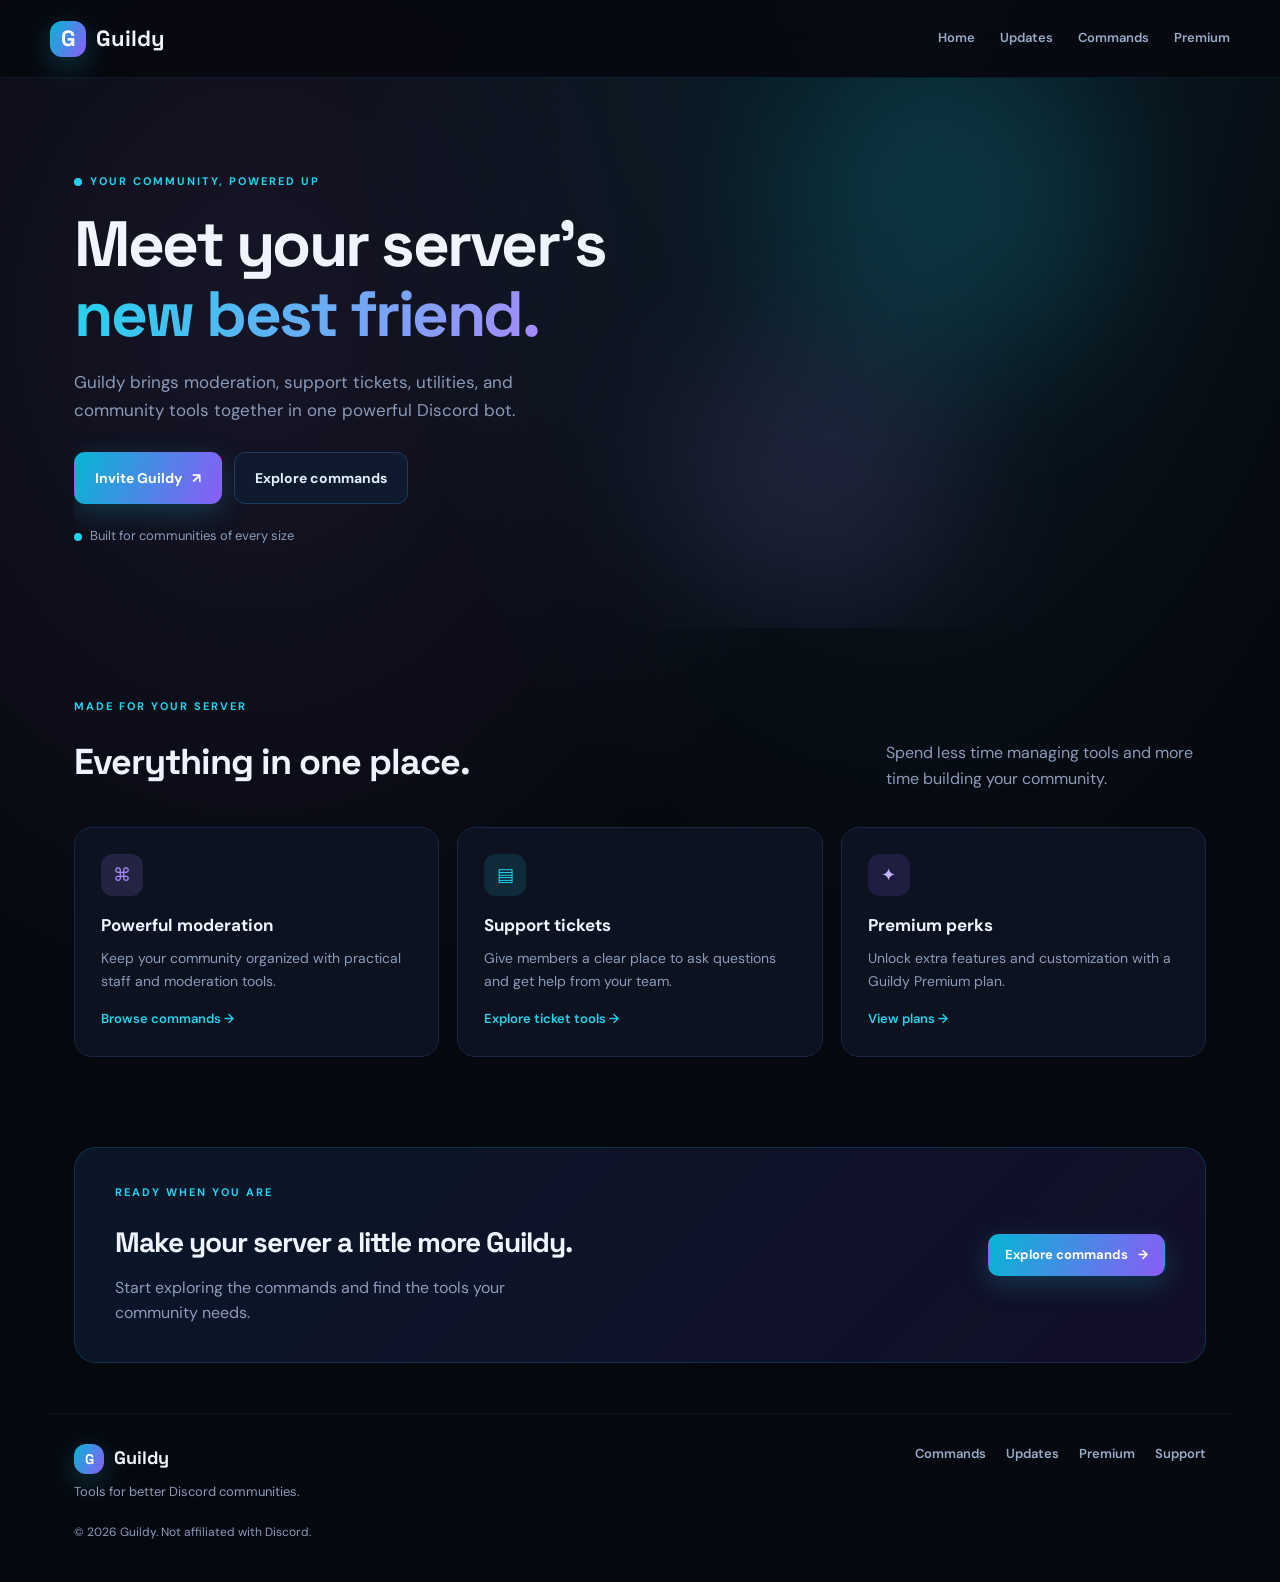
<file: index.html>
<!doctype html>
<html lang="en">
<head>
<meta charset="utf-8">
<meta name="viewport" content="width=device-width, initial-scale=1">
<meta name="theme-color" content="#0b1020">
<title>Home · Guildy</title>
<link rel="stylesheet" href="style.css">
</head>
<body>
<header class="topbar">
  <a class="brand" href="index.html"><span class="brand-mark">G</span><span>Guildy</span></a>
  <nav class="nav">
    <a href="index.html">Home</a>
    <a href="updates.html">Updates</a>
    <a href="commands.html">Commands</a>
    <a href="premium.html">Premium</a>
  </nav>
</header>

<main class="container">
  <section class="hero">
    <div class="eyebrow"><span class="pulse"></span> YOUR COMMUNITY, POWERED UP</div>
    <h1>Meet your server's<br><span class="gradient-text">new best friend.</span></h1>
    <p class="hero-copy">Guildy brings moderation, support tickets, utilities, and community tools together in one powerful Discord bot.</p>
    <div class="hero-actions">
      <a class="btn btn-primary btn-lg" href="#" target="_blank" rel="noopener">Invite Guildy <span>↗</span></a>
      <a class="btn btn-secondary btn-lg" href="commands.html">Explore commands</a>
    </div>
    <div class="hero-note"><span class="dot"></span> Built for communities of every size</div>
    <div class="orb orb-one"></div>
    <div class="orb orb-two"></div>
  </section>

  <section class="section">
    <div class="section-heading">
      <div>
        <div class="eyebrow">MADE FOR YOUR SERVER</div>
        <h2>Everything in one place.</h2>
      </div>
      <p>Spend less time managing tools and more time building your community.</p>
    </div>
    <div class="feature-grid">
      <article class="feature-card">
        <div class="feature-icon purple">⌘</div>
        <h3>Powerful moderation</h3>
        <p>Keep your community organized with practical staff and moderation tools.</p>
        <a href="commands.html">Browse commands <span>→</span></a>
      </article>
      <article class="feature-card">
        <div class="feature-icon blue">▤</div>
        <h3>Support tickets</h3>
        <p>Give members a clear place to ask questions and get help from your team.</p>
        <a href="commands.html">Explore ticket tools <span>→</span></a>
      </article>
      <article class="feature-card">
        <div class="feature-icon violet">✦</div>
        <h3>Premium perks</h3>
        <p>Unlock extra features and customization with a Guildy Premium plan.</p>
        <a href="premium.html">View plans <span>→</span></a>
      </article>
    </div>
  </section>

  <section class="cta-panel">
    <div>
      <div class="eyebrow">READY WHEN YOU ARE</div>
      <h2>Make your server a little more Guildy.</h2>
      <p>Start exploring the commands and find the tools your community needs.</p>
    </div>
    <a class="btn btn-primary" href="commands.html">Explore commands <span>→</span></a>
  </section>
</main>

<footer class="footer">
  <div>
    <a class="brand small" href="index.html"><span class="brand-mark">G</span><span>Guildy</span></a>
    <p>Tools for better Discord communities.</p>
  </div>
  <div class="footer-links">
    <a href="commands.html">Commands</a>
    <a href="updates.html">Updates</a>
    <a href="premium.html">Premium</a>
    <a href="#">Support</a>
  </div>
  <p class="muted">© 2026 Guildy. Not affiliated with Discord.</p>
</footer>
</body>
</html>
</file>
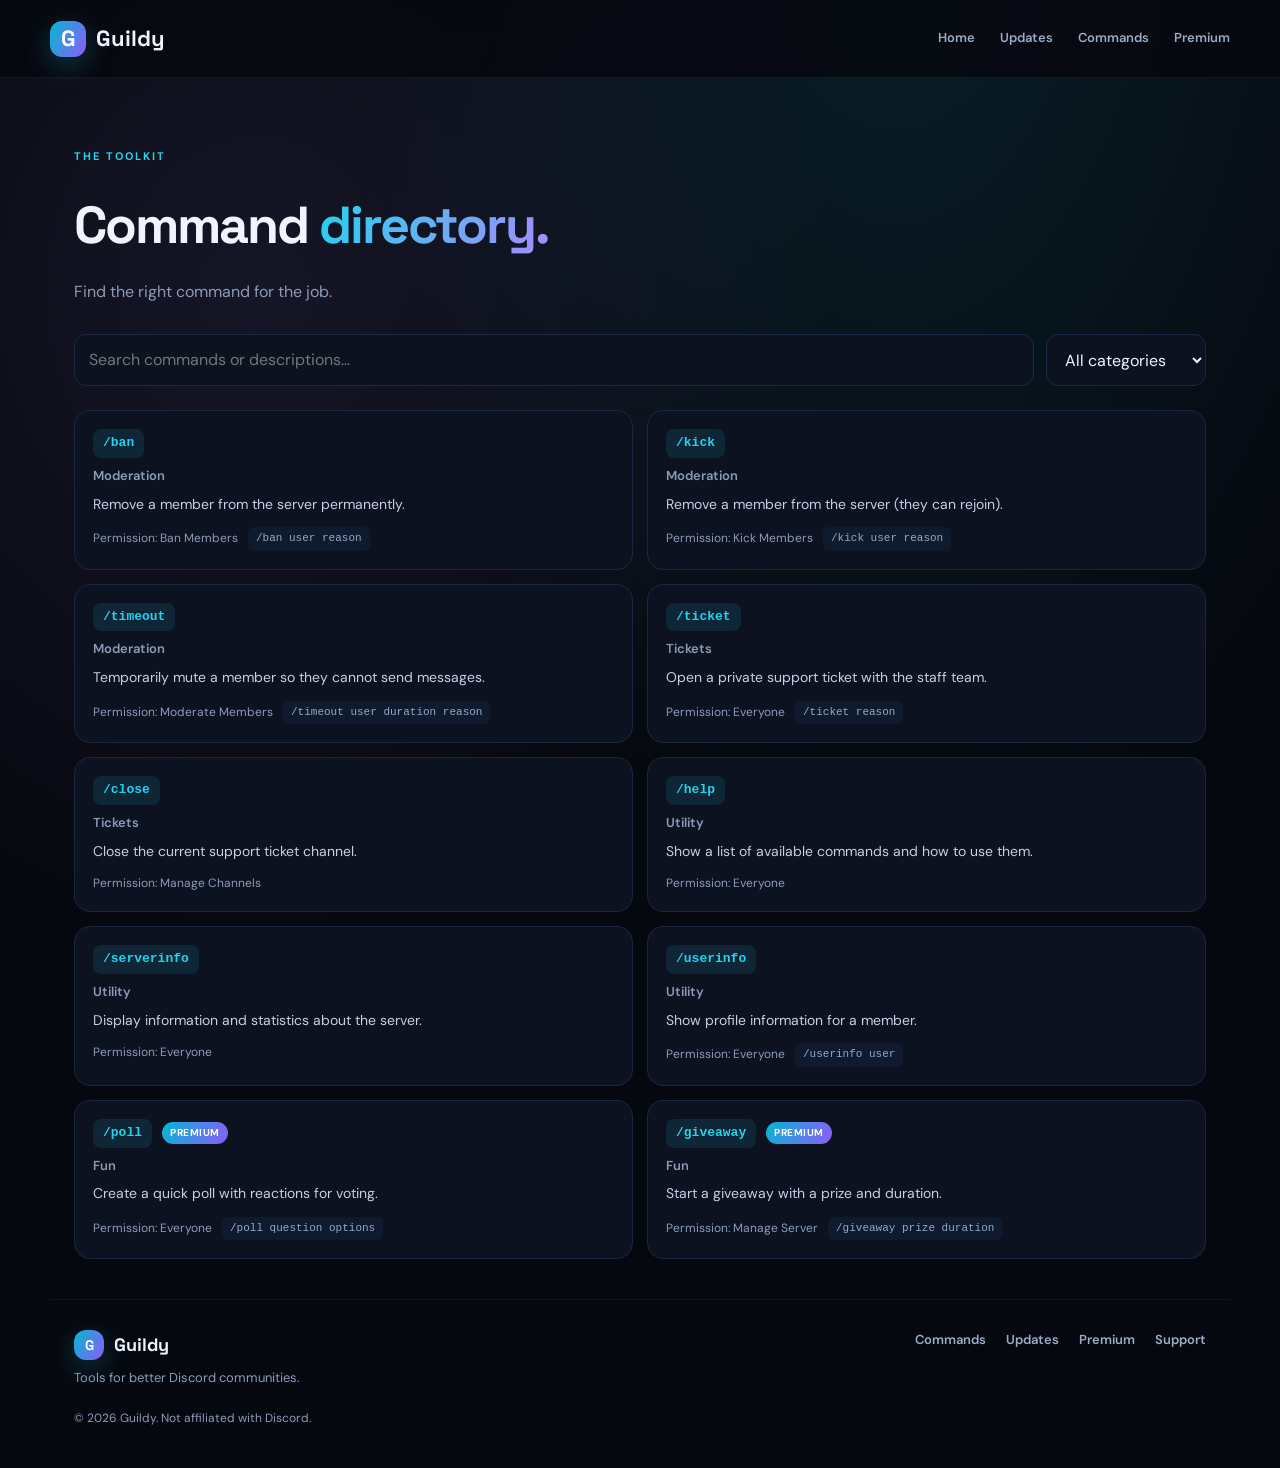
<file: commands.html>
<!doctype html>
<html lang="en">
<head>
<meta charset="utf-8">
<meta name="viewport" content="width=device-width, initial-scale=1">
<meta name="theme-color" content="#0b1020">
<title>Commands · Guildy</title>
<link rel="stylesheet" href="style.css">
</head>
<body>
<header class="topbar">
  <a class="brand" href="index.html"><span class="brand-mark">G</span><span>Guildy</span></a>
  <nav class="nav">
    <a href="index.html">Home</a>
    <a href="updates.html">Updates</a>
    <a href="commands.html">Commands</a>
    <a href="premium.html">Premium</a>
  </nav>
</header>

<main class="container">
  <section class="page-heading">
    <div class="eyebrow">THE TOOLKIT</div>
    <h1>Command <span class="gradient-text">directory.</span></h1>
    <p>Find the right command for the job.</p>
  </section>

  <div class="search-row">
    <input id="command-search" class="search-input" type="search" placeholder="Search commands or descriptions…" aria-label="Search commands">
    <select id="command-category" class="search-select" aria-label="Filter category">
      <option value="">All categories</option>
      <option value="moderation">Moderation</option>
      <option value="tickets">Tickets</option>
      <option value="utility">Utility</option>
      <option value="fun">Fun</option>
    </select>
  </div>

  <div class="command-grid" id="command-grid">
    <article class="command-card" data-name="/ban" data-category="moderation" data-search="ban remove a member from the server moderation">
      <div class="command-top"><code>/ban</code></div>
      <h3>Moderation</h3>
      <p>Remove a member from the server permanently.</p>
      <div class="command-bottom"><span>Permission: Ban Members</span><code>/ban user reason</code></div>
    </article>

    <article class="command-card" data-name="/kick" data-category="moderation" data-search="kick remove a member temporarily moderation">
      <div class="command-top"><code>/kick</code></div>
      <h3>Moderation</h3>
      <p>Remove a member from the server (they can rejoin).</p>
      <div class="command-bottom"><span>Permission: Kick Members</span><code>/kick user reason</code></div>
    </article>

    <article class="command-card" data-name="/timeout" data-category="moderation" data-search="timeout mute a member for a duration moderation">
      <div class="command-top"><code>/timeout</code></div>
      <h3>Moderation</h3>
      <p>Temporarily mute a member so they cannot send messages.</p>
      <div class="command-bottom"><span>Permission: Moderate Members</span><code>/timeout user duration reason</code></div>
    </article>

    <article class="command-card" data-name="/ticket" data-category="tickets" data-search="ticket open a support ticket tickets">
      <div class="command-top"><code>/ticket</code></div>
      <h3>Tickets</h3>
      <p>Open a private support ticket with the staff team.</p>
      <div class="command-bottom"><span>Permission: Everyone</span><code>/ticket reason</code></div>
    </article>

    <article class="command-card" data-name="/close" data-category="tickets" data-search="close close the current ticket tickets">
      <div class="command-top"><code>/close</code></div>
      <h3>Tickets</h3>
      <p>Close the current support ticket channel.</p>
      <div class="command-bottom"><span>Permission: Manage Channels</span></div>
    </article>

    <article class="command-card" data-name="/help" data-category="utility" data-search="help list available commands utility">
      <div class="command-top"><code>/help</code></div>
      <h3>Utility</h3>
      <p>Show a list of available commands and how to use them.</p>
      <div class="command-bottom"><span>Permission: Everyone</span></div>
    </article>

    <article class="command-card" data-name="/serverinfo" data-category="utility" data-search="serverinfo show server statistics utility">
      <div class="command-top"><code>/serverinfo</code></div>
      <h3>Utility</h3>
      <p>Display information and statistics about the server.</p>
      <div class="command-bottom"><span>Permission: Everyone</span></div>
    </article>

    <article class="command-card" data-name="/userinfo" data-category="utility" data-search="userinfo show information about a user utility">
      <div class="command-top"><code>/userinfo</code></div>
      <h3>Utility</h3>
      <p>Show profile information for a member.</p>
      <div class="command-bottom"><span>Permission: Everyone</span><code>/userinfo user</code></div>
    </article>

    <article class="command-card" data-name="/poll" data-category="fun" data-search="poll create a poll fun">
      <div class="command-top"><code>/poll</code><span class="premium-tag">PREMIUM</span></div>
      <h3>Fun</h3>
      <p>Create a quick poll with reactions for voting.</p>
      <div class="command-bottom"><span>Permission: Everyone</span><code>/poll question options</code></div>
    </article>

    <article class="command-card" data-name="/giveaway" data-category="fun" data-search="giveaway start a giveaway fun">
      <div class="command-top"><code>/giveaway</code><span class="premium-tag">PREMIUM</span></div>
      <h3>Fun</h3>
      <p>Start a giveaway with a prize and duration.</p>
      <div class="command-bottom"><span>Permission: Manage Server</span><code>/giveaway prize duration</code></div>
    </article>
  </div>

  <p id="no-commands" class="empty-state" hidden>No commands match your search.</p>
</main>

<footer class="footer">
  <div>
    <a class="brand small" href="index.html"><span class="brand-mark">G</span><span>Guildy</span></a>
    <p>Tools for better Discord communities.</p>
  </div>
  <div class="footer-links">
    <a href="commands.html">Commands</a>
    <a href="updates.html">Updates</a>
    <a href="premium.html">Premium</a>
    <a href="#">Support</a>
  </div>
  <p class="muted">© 2026 Guildy. Not affiliated with Discord.</p>
</footer>

<script>
(() => {
  const q = document.getElementById('command-search');
  const c = document.getElementById('command-category');
  const cards = [...document.querySelectorAll('.command-card')];
  const empty = document.getElementById('no-commands');
  function filter() {
    let count = 0;
    cards.forEach(card => {
      const ok = card.dataset.search.includes(q.value.toLowerCase()) && (!c.value || card.dataset.category === c.value);
      card.hidden = !ok;
      if (ok) count++;
    });
    empty.hidden = count > 0;
  }
  q.addEventListener('input', filter);
  c.addEventListener('change', filter);
})();
</script>
</body>
</html>
</file>
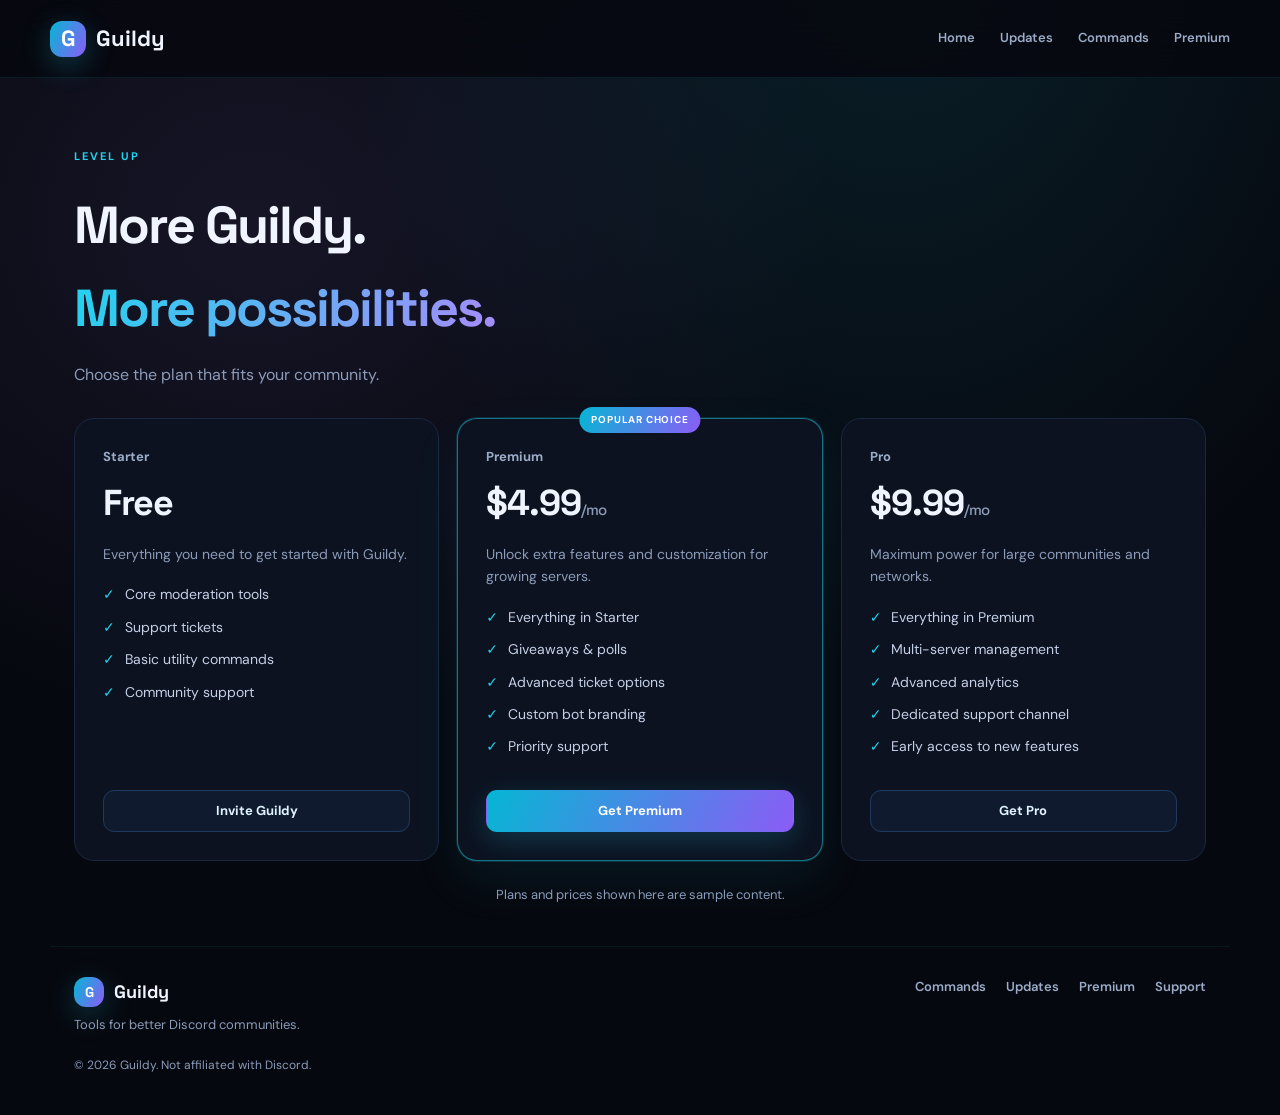
<file: premium.html>
<!doctype html>
<html lang="en">
<head>
<meta charset="utf-8">
<meta name="viewport" content="width=device-width, initial-scale=1">
<meta name="theme-color" content="#0b1020">
<title>Premium · Guildy</title>
<link rel="stylesheet" href="style.css">
</head>
<body>
<header class="topbar">
  <a class="brand" href="index.html"><span class="brand-mark">G</span><span>Guildy</span></a>
  <nav class="nav">
    <a href="index.html">Home</a>
    <a href="updates.html">Updates</a>
    <a href="commands.html">Commands</a>
    <a href="premium.html">Premium</a>
  </nav>
</header>

<main class="container">
  <section class="page-heading">
    <div class="eyebrow">LEVEL UP</div>
    <h1>More Guildy.<br><span class="gradient-text">More possibilities.</span></h1>
    <p>Choose the plan that fits your community.</p>
  </section>

  <div class="pricing-grid">
    <article class="price-card">
      <div class="plan-label">Starter</div>
      <div class="price">Free</div>
      <p>Everything you need to get started with Guildy.</p>
      <ul>
        <li><span>✓</span> Core moderation tools</li>
        <li><span>✓</span> Support tickets</li>
        <li><span>✓</span> Basic utility commands</li>
        <li><span>✓</span> Community support</li>
      </ul>
      <a class="btn btn-secondary full" href="#">Invite Guildy</a>
    </article>

    <article class="price-card featured">
      <div class="popular">POPULAR CHOICE</div>
      <div class="plan-label">Premium</div>
      <div class="price">$4.99<span>/mo</span></div>
      <p>Unlock extra features and customization for growing servers.</p>
      <ul>
        <li><span>✓</span> Everything in Starter</li>
        <li><span>✓</span> Giveaways &amp; polls</li>
        <li><span>✓</span> Advanced ticket options</li>
        <li><span>✓</span> Custom bot branding</li>
        <li><span>✓</span> Priority support</li>
      </ul>
      <a class="btn btn-primary full" href="#">Get Premium</a>
    </article>

    <article class="price-card">
      <div class="plan-label">Pro</div>
      <div class="price">$9.99<span>/mo</span></div>
      <p>Maximum power for large communities and networks.</p>
      <ul>
        <li><span>✓</span> Everything in Premium</li>
        <li><span>✓</span> Multi-server management</li>
        <li><span>✓</span> Advanced analytics</li>
        <li><span>✓</span> Dedicated support channel</li>
        <li><span>✓</span> Early access to new features</li>
      </ul>
      <a class="btn btn-secondary full" href="#">Get Pro</a>
    </article>
  </div>

  <p class="muted center">Plans and prices shown here are sample content.</p>
</main>

<footer class="footer">
  <div>
    <a class="brand small" href="index.html"><span class="brand-mark">G</span><span>Guildy</span></a>
    <p>Tools for better Discord communities.</p>
  </div>
  <div class="footer-links">
    <a href="commands.html">Commands</a>
    <a href="updates.html">Updates</a>
    <a href="premium.html">Premium</a>
    <a href="#">Support</a>
  </div>
  <p class="muted">© 2026 Guildy. Not affiliated with Discord.</p>
</footer>
</body>
</html>
</file>
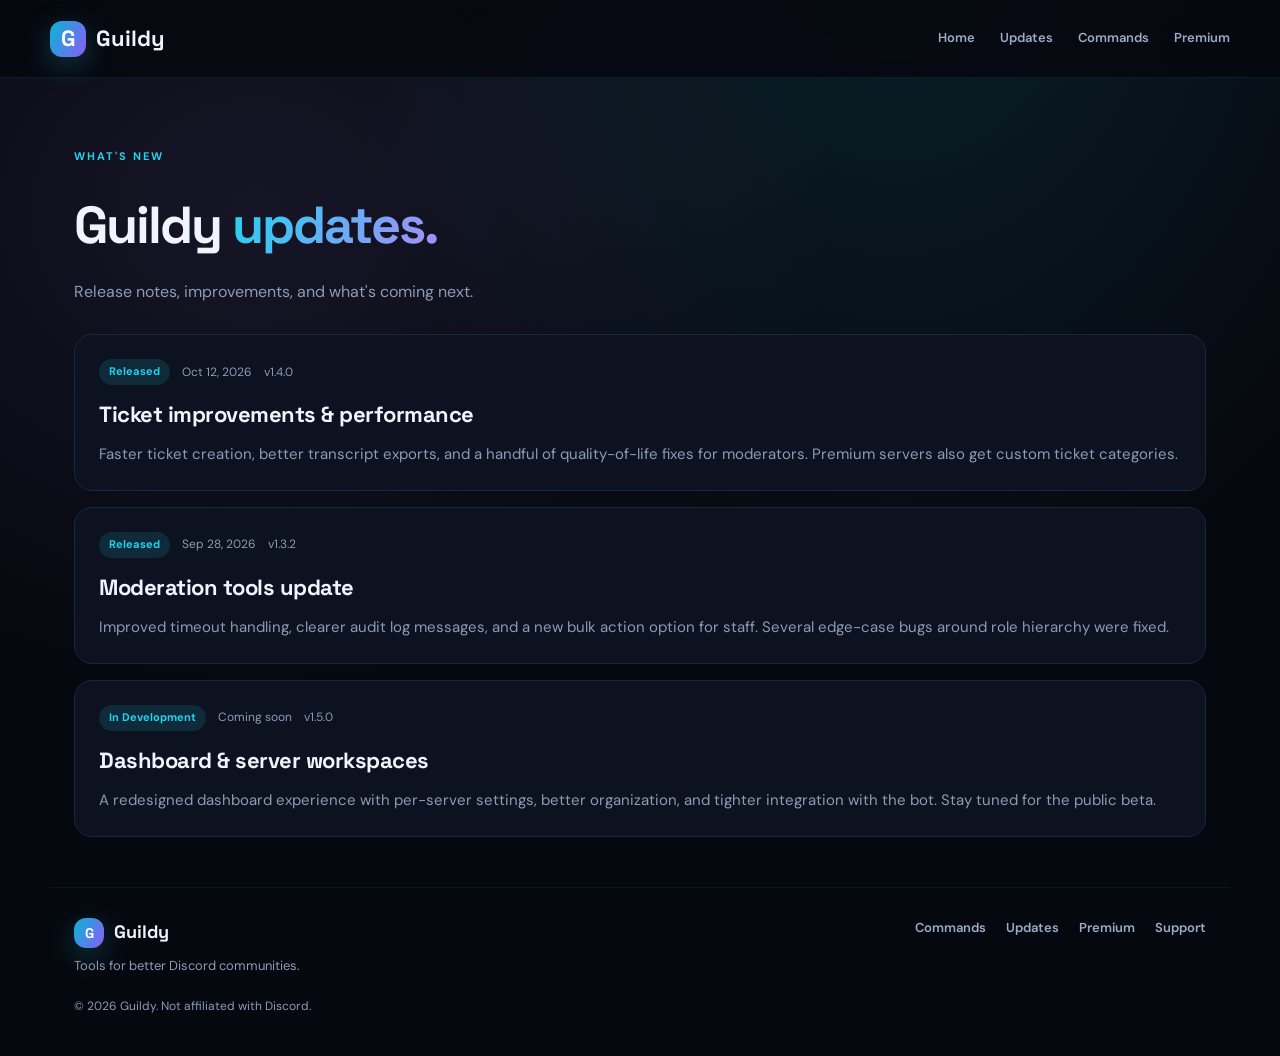
<file: updates.html>
<!doctype html>
<html lang="en">
<head>
<meta charset="utf-8">
<meta name="viewport" content="width=device-width, initial-scale=1">
<meta name="theme-color" content="#0b1020">
<title>Updates · Guildy</title>
<link rel="stylesheet" href="style.css">
</head>
<body>
<header class="topbar">
  <a class="brand" href="index.html"><span class="brand-mark">G</span><span>Guildy</span></a>
  <nav class="nav">
    <a href="index.html">Home</a>
    <a href="updates.html">Updates</a>
    <a href="commands.html">Commands</a>
    <a href="premium.html">Premium</a>
  </nav>
</header>

<main class="container">
  <section class="page-heading">
    <div class="eyebrow">WHAT'S NEW</div>
    <h1>Guildy <span class="gradient-text">updates.</span></h1>
    <p>Release notes, improvements, and what's coming next.</p>
  </section>

  <div class="timeline">
    <article class="update-card">
      <div class="update-meta">
        <span class="status-pill">Released</span>
        <span>Oct 12, 2026</span>
        <span>v1.4.0</span>
      </div>
      <h2>Ticket improvements &amp; performance</h2>
      <p>Faster ticket creation, better transcript exports, and a handful of quality-of-life fixes for moderators. Premium servers also get custom ticket categories.</p>
    </article>

    <article class="update-card">
      <div class="update-meta">
        <span class="status-pill">Released</span>
        <span>Sep 28, 2026</span>
        <span>v1.3.2</span>
      </div>
      <h2>Moderation tools update</h2>
      <p>Improved timeout handling, clearer audit log messages, and a new bulk action option for staff. Several edge-case bugs around role hierarchy were fixed.</p>
    </article>

    <article class="update-card">
      <div class="update-meta">
        <span class="status-pill">In Development</span>
        <span>Coming soon</span>
        <span>v1.5.0</span>
      </div>
      <h2>Dashboard &amp; server workspaces</h2>
      <p>A redesigned dashboard experience with per-server settings, better organization, and tighter integration with the bot. Stay tuned for the public beta.</p>
    </article>
  </div>
</main>

<footer class="footer">
  <div>
    <a class="brand small" href="index.html"><span class="brand-mark">G</span><span>Guildy</span></a>
    <p>Tools for better Discord communities.</p>
  </div>
  <div class="footer-links">
    <a href="commands.html">Commands</a>
    <a href="updates.html">Updates</a>
    <a href="premium.html">Premium</a>
    <a href="#">Support</a>
  </div>
  <p class="muted">© 2026 Guildy. Not affiliated with Discord.</p>
</footer>
</body>
</html>
</file>
<file: style.css>
@import url('https://fonts.googleapis.com/css2?family=DM+Sans:wght@400;500;600;700&family=Space+Grotesk:wght@400;500;600;700&display=swap');

:root {
  color-scheme: dark;
  --bg: #06080f;
  --panel: #0c1220;
  --panel2: #10182a;
  --line: #1a2740;
  --text: #f0f4ff;
  --muted: #8b9bb8;
  --cyan: #22d3ee;
  --violet: #a78bfa;
  --blue: #38bdf8;
  --good: #34d399;
  --warn: #fbbf24;
  --danger: #f87171;
  --grad: linear-gradient(115deg, #22d3ee, #a78bfa);
  --grad-strong: linear-gradient(115deg, #06b6d4, #8b5cf6);
}

* {
  box-sizing: border-box;
}

html {
  scroll-behavior: smooth;
}

body {
  margin: 0;
  background:
    radial-gradient(ellipse at 70% -10%, rgba(34, 211, 238, 0.12) 0%, transparent 45%),
    radial-gradient(ellipse at 20% 20%, rgba(167, 139, 250, 0.1) 0%, transparent 40%),
    var(--bg);
  color: var(--text);
  font-family: 'DM Sans', system-ui, sans-serif;
  line-height: 1.6;
  min-height: 100vh;
}

a {
  color: inherit;
  text-decoration: none;
}

button,
input,
textarea,
select {
  font: inherit;
}

/* Top bar */
.topbar {
  height: 78px;
  display: flex;
  align-items: center;
  gap: 30px;
  padding: 0 max(calc((100% - 1180px) / 2), 24px);
  border-bottom: 1px solid rgba(34, 211, 238, 0.1);
  background: rgba(6, 8, 15, 0.85);
  backdrop-filter: blur(18px);
  position: sticky;
  top: 0;
  z-index: 20;
}

.brand {
  display: inline-flex;
  align-items: center;
  gap: 10px;
  font-family: 'Space Grotesk', sans-serif;
  font-size: 22px;
  font-weight: 700;
  white-space: nowrap;
}

.brand-mark {
  display: grid;
  place-items: center;
  width: 36px;
  height: 36px;
  border-radius: 12px;
  background: var(--grad-strong);
  box-shadow: 0 8px 28px rgba(34, 211, 238, 0.25);
  color: #fff;
  font-weight: 700;
}

.brand.small {
  font-size: 18px;
}

.brand.small .brand-mark {
  width: 30px;
  height: 30px;
  font-size: 14px;
}

.nav {
  display: flex;
  align-items: center;
  gap: 25px;
  margin-left: auto;
}

.nav a {
  color: #9aacc8;
  font-size: 13px;
  font-weight: 600;
  transition: color 0.15s;
}

.nav a:hover,
.footer a:hover {
  color: var(--cyan);
}

/* Layout */
.container {
  max-width: 1180px;
  margin: 0 auto;
  padding: 0 24px;
}

/* Buttons */
.btn {
  display: inline-flex;
  align-items: center;
  justify-content: center;
  gap: 10px;
  padding: 10px 16px;
  border: 1px solid transparent;
  border-radius: 11px;
  font-weight: 700;
  font-size: 13px;
  cursor: pointer;
  transition: transform 0.18s, filter 0.18s, box-shadow 0.18s;
}

.btn:hover {
  transform: translateY(-1px);
  filter: brightness(1.1);
}

.btn-primary {
  background: var(--grad-strong);
  color: white;
  box-shadow: 0 8px 28px rgba(34, 211, 238, 0.2);
}

.btn-primary:hover {
  box-shadow: 0 10px 32px rgba(34, 211, 238, 0.35);
}

.btn-secondary {
  background: #0f1a2e;
  border-color: #1e3a5f;
  color: #e0f2fe;
}

.btn-lg {
  padding: 14px 20px;
  font-size: 14px;
}

.full {
  width: 100%;
}

/* Hero */
.hero {
  min-height: 550px;
  padding: 95px 0 70px;
  position: relative;
  overflow: hidden;
}

.eyebrow {
  font-size: 11px;
  font-weight: 700;
  letter-spacing: 2px;
  color: var(--cyan);
  text-transform: uppercase;
  display: flex;
  align-items: center;
  gap: 8px;
  margin-bottom: 18px;
}

.pulse,
.dot {
  display: inline-block;
  width: 8px;
  height: 8px;
  border-radius: 50%;
  background: var(--cyan);
  box-shadow: 0 0 0 0 rgba(34, 211, 238, 0.5);
  animation: pulse 2s infinite;
}

@keyframes pulse {
  0% { box-shadow: 0 0 0 0 rgba(34, 211, 238, 0.5); }
  70% { box-shadow: 0 0 0 10px rgba(34, 211, 238, 0); }
  100% { box-shadow: 0 0 0 0 rgba(34, 211, 238, 0); }
}

.hero h1 {
  font-family: 'Space Grotesk', sans-serif;
  font-size: clamp(40px, 6vw, 64px);
  font-weight: 700;
  line-height: 1.1;
  letter-spacing: -2.5px;
  margin: 0 0 20px;
}

.gradient-text {
  background: var(--grad);
  -webkit-background-clip: text;
  background-clip: text;
  color: transparent;
}

.hero-copy {
  max-width: 520px;
  color: var(--muted);
  font-size: 17px;
  margin: 0 0 28px;
}

.hero-actions {
  display: flex;
  flex-wrap: wrap;
  gap: 12px;
  margin-bottom: 22px;
}

.hero-note {
  display: flex;
  align-items: center;
  gap: 8px;
  color: var(--muted);
  font-size: 13px;
}

.orb {
  position: absolute;
  border-radius: 50%;
  filter: blur(70px);
  pointer-events: none;
  z-index: -1;
}

.orb-one {
  width: 340px;
  height: 340px;
  background: #22d3ee;
  opacity: 0.15;
  top: -40px;
  right: 8%;
}

.orb-two {
  width: 280px;
  height: 280px;
  background: #a78bfa;
  opacity: 0.14;
  bottom: 10px;
  right: 22%;
}

/* Sections */
.section {
  padding: 70px 0;
}

.section-heading {
  display: flex;
  align-items: end;
  justify-content: space-between;
  gap: 30px;
  margin-bottom: 36px;
}

.section-heading h2 {
  font-family: 'Space Grotesk', sans-serif;
  font-size: clamp(28px, 4vw, 36px);
  letter-spacing: -1px;
  margin: 8px 0 0;
}

.section-heading p {
  max-width: 320px;
  color: var(--muted);
  margin: 0;
}

.feature-grid {
  display: grid;
  grid-template-columns: repeat(3, 1fr);
  gap: 18px;
}

.feature-card {
  background: var(--panel);
  border: 1px solid var(--line);
  border-radius: 18px;
  padding: 26px;
  min-height: 230px;
  display: flex;
  flex-direction: column;
  transition: border-color 0.2s, box-shadow 0.2s;
}

.feature-card:hover {
  border-color: rgba(34, 211, 238, 0.35);
  box-shadow: 0 0 30px rgba(34, 211, 238, 0.06);
}

.feature-icon {
  width: 42px;
  height: 42px;
  border-radius: 12px;
  display: grid;
  place-items: center;
  font-size: 18px;
  margin-bottom: 16px;
}

.feature-icon.purple {
  background: rgba(167, 139, 250, 0.15);
  color: var(--violet);
}

.feature-icon.blue {
  background: rgba(34, 211, 238, 0.12);
  color: var(--cyan);
}

.feature-icon.violet {
  background: rgba(139, 92, 246, 0.15);
  color: #c4b5fd;
}

.feature-card h3 {
  margin: 0 0 8px;
  font-size: 17px;
}

.feature-card p {
  color: var(--muted);
  font-size: 14px;
  margin: 0 0 16px;
  flex: 1;
}

.feature-card a {
  color: var(--cyan);
  font-size: 13px;
  font-weight: 600;
}

.feature-card a:hover {
  color: white;
}

/* CTA panel */
.cta-panel {
  display: flex;
  align-items: center;
  justify-content: space-between;
  gap: 24px;
  background: linear-gradient(135deg, #0a1628, #120f28);
  border: 1px solid rgba(34, 211, 238, 0.15);
  border-radius: 22px;
  padding: 36px 40px;
  margin: 20px 0 50px;
}

.cta-panel h2 {
  font-family: 'Space Grotesk', sans-serif;
  font-size: 28px;
  letter-spacing: -1px;
  margin: 8px 0 10px;
}

.cta-panel p {
  color: var(--muted);
  margin: 0;
  max-width: 420px;
}

/* Page heading */
.page-heading {
  padding: 70px 0 30px;
}

.page-heading h1 {
  font-family: 'Space Grotesk', sans-serif;
  font-size: clamp(36px, 5vw, 52px);
  letter-spacing: -2px;
  margin: 10px 0 12px;
}

.page-heading p {
  color: var(--muted);
  max-width: 520px;
  margin: 0;
}

/* Commands */
.search-row {
  display: flex;
  gap: 12px;
  margin-bottom: 24px;
}

.search-input,
.search-select {
  background: var(--panel);
  border: 1px solid var(--line);
  border-radius: 12px;
  color: var(--text);
  padding: 12px 14px;
  outline: none;
  transition: border-color 0.15s;
}

.search-input {
  flex: 1;
}

.search-input:focus,
.search-select:focus {
  border-color: var(--cyan);
}

.search-select {
  min-width: 160px;
  max-width: 200px;
}

.command-grid {
  display: grid;
  grid-template-columns: repeat(2, 1fr);
  gap: 14px;
  margin-bottom: 40px;
}

.command-card {
  background: var(--panel);
  border: 1px solid var(--line);
  border-radius: 16px;
  padding: 18px;
  transition: border-color 0.2s;
}

.command-card:hover {
  border-color: rgba(34, 211, 238, 0.3);
}

.command-top {
  display: flex;
  align-items: center;
  gap: 10px;
  margin-bottom: 8px;
}

.command-top code {
  background: rgba(34, 211, 238, 0.1);
  color: var(--cyan);
  padding: 4px 10px;
  border-radius: 8px;
  font-size: 13px;
  font-weight: 600;
}

.premium-tag {
  background: var(--grad-strong);
  color: white;
  font-size: 10px;
  font-weight: 700;
  letter-spacing: 0.5px;
  padding: 3px 8px;
  border-radius: 999px;
}

.command-card h3 {
  margin: 0 0 6px;
  font-size: 13px;
  color: var(--muted);
  font-weight: 600;
}

.command-card p {
  margin: 0 0 12px;
  font-size: 14px;
  color: #c5d0e6;
}

.command-bottom {
  display: flex;
  flex-wrap: wrap;
  gap: 10px;
  align-items: center;
  font-size: 12px;
  color: var(--muted);
}

.command-bottom code {
  background: #0f1a2e;
  padding: 3px 8px;
  border-radius: 6px;
  font-size: 11px;
  color: #94a8c8;
}

.empty-state {
  text-align: center;
  padding: 40px 20px;
  color: var(--muted);
  background: var(--panel);
  border: 1px dashed #243352;
  border-radius: 15px;
  font-size: 13px;
}

/* Pricing */
.pricing-grid {
  display: grid;
  grid-template-columns: repeat(3, 1fr);
  gap: 18px;
  margin-bottom: 24px;
}

.price-card {
  background: var(--panel);
  border: 1px solid var(--line);
  border-radius: 20px;
  padding: 28px;
  position: relative;
  display: flex;
  flex-direction: column;
}

.price-card.featured {
  border-color: rgba(34, 211, 238, 0.5);
  box-shadow: 0 0 0 1px rgba(34, 211, 238, 0.15), 0 20px 50px rgba(34, 211, 238, 0.08);
}

.popular {
  position: absolute;
  top: -12px;
  left: 50%;
  transform: translateX(-50%);
  background: var(--grad-strong);
  color: white;
  font-size: 10px;
  font-weight: 700;
  letter-spacing: 0.8px;
  padding: 5px 12px;
  border-radius: 999px;
  white-space: nowrap;
}

.plan-label {
  font-size: 13px;
  font-weight: 700;
  color: #9aacc8;
  margin-bottom: 8px;
}

.price {
  font-family: 'Space Grotesk', sans-serif;
  font-size: 36px;
  font-weight: 700;
  letter-spacing: -1px;
  margin-bottom: 10px;
}

.price span {
  font-size: 15px;
  color: var(--muted);
  font-weight: 500;
}

.price-card > p {
  color: var(--muted);
  font-size: 14px;
  margin: 0 0 18px;
}

.price-card ul {
  list-style: none;
  padding: 0;
  margin: 0 0 22px;
  flex: 1;
}

.price-card li {
  display: flex;
  align-items: flex-start;
  gap: 10px;
  font-size: 14px;
  margin-bottom: 10px;
  color: #c5d0e6;
}

.price-card li span {
  color: var(--cyan);
  font-weight: 700;
}

.muted {
  color: var(--muted);
}

.center {
  text-align: center;
  margin: 10px 0 40px;
  font-size: 13px;
}

/* Updates / timeline */
.timeline {
  display: grid;
  gap: 16px;
  margin-bottom: 50px;
}

.update-card {
  background: var(--panel);
  border: 1px solid var(--line);
  border-radius: 18px;
  padding: 24px;
  transition: border-color 0.2s;
}

.update-card:hover {
  border-color: rgba(167, 139, 250, 0.3);
}

.update-meta {
  display: flex;
  flex-wrap: wrap;
  gap: 12px;
  align-items: center;
  margin-bottom: 12px;
  font-size: 12px;
  color: var(--muted);
}

.status-pill {
  background: rgba(34, 211, 238, 0.12);
  color: var(--cyan);
  font-size: 11px;
  font-weight: 700;
  padding: 4px 10px;
  border-radius: 999px;
}

.update-card h2 {
  font-family: 'Space Grotesk', sans-serif;
  font-size: 22px;
  letter-spacing: -0.5px;
  margin: 0 0 10px;
}

.update-card p {
  color: var(--muted);
  margin: 0;
  font-size: 15px;
}

/* Footer */
.footer {
  display: grid;
  grid-template-columns: 1.2fr 1fr;
  gap: 20px;
  max-width: 1180px;
  margin: 40px auto 0;
  padding: 30px 24px 40px;
  border-top: 1px solid rgba(34, 211, 238, 0.08);
}

.footer > div:first-child p {
  color: var(--muted);
  font-size: 13px;
  margin: 8px 0 0;
}

.footer-links {
  display: flex;
  gap: 20px;
  align-items: flex-start;
  justify-content: flex-end;
  font-size: 13px;
  font-weight: 600;
  color: #9aacc8;
}

.footer > .muted {
  grid-column: 1 / -1;
  font-size: 12px;
  margin: 0;
}

/* Responsive */
@media (max-width: 850px) {
  .topbar {
    padding: 0 18px;
    gap: 12px;
  }

  .nav {
    gap: 14px;
  }

  .nav a {
    font-size: 12px;
  }

  .feature-grid,
  .pricing-grid {
    grid-template-columns: 1fr;
  }

  .feature-card {
    min-height: auto;
  }

  .command-grid {
    grid-template-columns: 1fr;
  }

  .hero {
    min-height: 480px;
    padding-top: 75px;
  }

  .section-heading {
    flex-direction: column;
    align-items: flex-start;
    gap: 8px;
  }

  .cta-panel {
    flex-direction: column;
    align-items: flex-start;
    padding: 28px;
  }

  .footer {
    grid-template-columns: 1fr;
  }

  .footer-links {
    justify-content: flex-start;
    flex-wrap: wrap;
  }
}

@media (max-width: 600px) {
  .topbar {
    height: auto;
    min-height: 70px;
    flex-wrap: wrap;
    padding: 13px 16px;
  }

  .brand {
    font-size: 19px;
  }

  .nav {
    order: 3;
    width: 100%;
    justify-content: space-between;
    margin: 0;
    padding-top: 10px;
    border-top: 1px solid #152038;
  }

  .container {
    padding: 0 17px;
  }

  .hero {
    padding: 60px 0 45px;
    min-height: 430px;
  }

  .hero-copy {
    font-size: 15px;
  }

  .section {
    padding: 40px 0;
  }

  .page-heading {
    padding-top: 45px;
  }

  .search-row {
    flex-direction: column;
  }

  .search-select {
    max-width: none;
  }

  .footer {
    padding-left: 18px;
    padding-right: 18px;
  }
}
</file>
